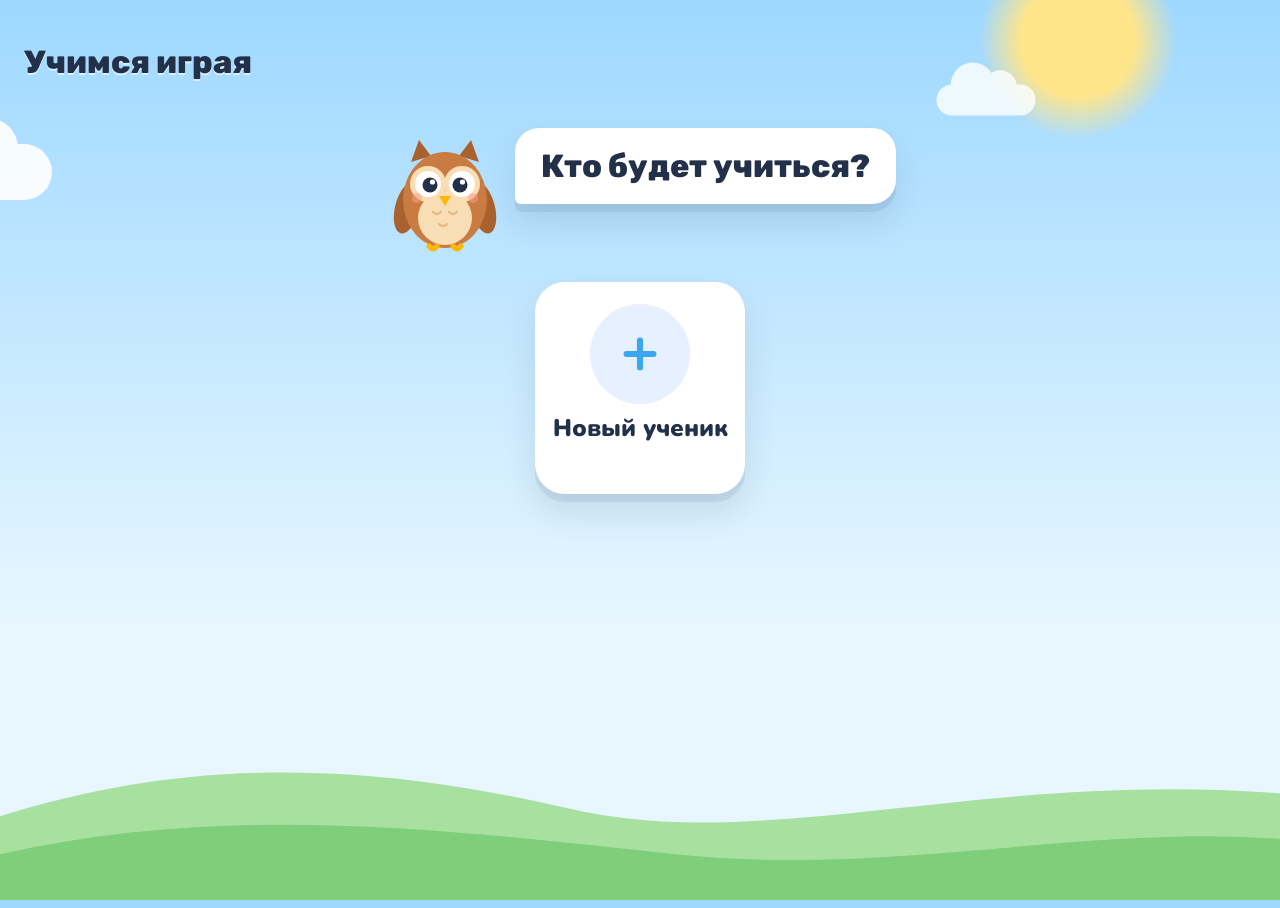
<file: index.html>
<!DOCTYPE html>
<html lang="ru">
<head>
  <meta charset="utf-8">
  <meta name="viewport" content="width=device-width, initial-scale=1, viewport-fit=cover, user-scalable=no">
  <title>Учимся играя</title>
  <meta name="claude:viewport-fit-sides" content="cover">
  <meta name="description" content="Азбука и счёт для малышей: буквы, письмо пальчиком и игры">
  <meta name="theme-color" content="#BEE6FF">
  <meta name="apple-mobile-web-app-capable" content="yes">
  <meta name="mobile-web-app-capable" content="yes">
  <meta name="apple-mobile-web-app-title" content="Учимся">
  <meta name="apple-mobile-web-app-status-bar-style" content="default">
  <link rel="manifest" href="manifest.webmanifest">
  <link rel="icon" href="icons/icon.svg" type="image/svg+xml">
  <link rel="apple-touch-icon" href="icons/icon-192.png">
  <link rel="preconnect" href="https://fonts.googleapis.com">
  <link rel="preconnect" href="https://fonts.gstatic.com" crossorigin>
  <link rel="stylesheet" href="https://fonts.googleapis.com/css2?family=Nunito:wght@700;800;900&family=Rubik:wght@600;800&display=swap">
  <link rel="stylesheet" href="styles.css">
</head>
<body>
  <div class="sky" aria-hidden="true">
    <span class="sun"></span>
    <span class="cloud c1"></span><span class="cloud c2"></span><span class="cloud c3"></span>
    <svg class="hills" viewBox="0 0 1440 260" preserveAspectRatio="none">
      <path d="M0 150 C220 70 420 80 640 140 C860 200 1100 90 1440 120 L1440 260 L0 260 Z" fill="#A8E0A0"/>
      <path d="M0 200 C260 130 520 170 760 200 C1000 230 1220 160 1440 180 L1440 260 L0 260 Z" fill="#7FCF7A"/>
    </svg>
  </div>
  <div id="app">
    <header class="bar">
      <button class="round-btn" id="back" aria-label="Назад" hidden></button>
      <h2 id="title">Учимся играя</h2>
      <div class="prog" id="prog" hidden><i></i></div>
      <button class="who" id="who" aria-label="Для родителей" hidden></button>
      <div class="stars" id="stars" aria-label="Звёздочки" hidden><span class="star">★</span><span id="stars-num">0</span></div>
    </header>
    <main id="view"></main>
  </div>
  <canvas id="confetti" aria-hidden="true"></canvas>
  <script src="js/data.js"></script>
  <script src="js/voice.js"></script>
  <script src="js/app.js"></script>
</body>
</html>
</file>
<file: styles.css>
/* Концепция: «солнечная полянка». Небо, облака и холмы на фоне, буквы — глянцевые магниты,
   совёнок-помощник подсказывает, уроки идут тропинкой по карте.
   Одна светлая тема намеренно: детское приложение, яркое в любой системе. */
:root {
  --sky-top: #9ED8FF;
  --sky-bottom: #E8F7FF;
  --paper: #FFFFFF;
  --ink: #22304A;
  --ink-soft: #5D6C86;
  --line: #D9E3F0;
  --gold: #FFB800;
  --good: #2FB463;
  --bad: #F2544B;
  --font-display: 'Rubik', 'Nunito', system-ui, sans-serif;
  --font-body: 'Nunito', system-ui, -apple-system, 'Segoe UI', sans-serif;
  --radius: 30px;
  --shadow: 0 8px 0 rgba(34, 48, 74, .08), 0 18px 34px rgba(34, 48, 74, .12);
  color-scheme: light;
}

html, body { height: 100%; }
[hidden] { display: none !important; }
body {
  background: linear-gradient(var(--sky-top), var(--sky-bottom) 70%);
  color: var(--ink);
  font-family: var(--font-body);
  font-size: 18px;
  overflow: hidden;
  touch-action: manipulation;
  -webkit-user-select: none;
  user-select: none;
  -webkit-tap-highlight-color: transparent;
}
button { font: inherit; color: inherit; border: 0; background: none; cursor: pointer; padding: 0; }
button:disabled { opacity: .35; cursor: default; }
button:focus-visible, input:focus-visible { outline: 4px solid #3AA7F0; outline-offset: 4px; }

/* ---------- фон: небо ---------- */
.sky { position: fixed; inset: 0; z-index: 0; pointer-events: none; overflow: hidden; }
.sun { position: absolute; top: -60px; right: 8%; width: 200px; height: 200px; border-radius: 50%; background: radial-gradient(#FFE58A 40%, rgba(255, 229, 138, 0) 70%); }
.cloud { position: absolute; width: 180px; height: 56px; background: #fff; border-radius: 999px; opacity: .9; animation: drift 60s linear infinite; }
.cloud::before, .cloud::after { content: ""; position: absolute; background: #fff; border-radius: 50%; }
.cloud::before { width: 80px; height: 80px; left: 26px; top: -40px; }
.cloud::after { width: 60px; height: 60px; left: 86px; top: -26px; }
.c1 { top: 16%; left: -10%; }
.c2 { top: 36%; left: 40%; transform: scale(.7); animation-duration: 80s; animation-delay: -30s; opacity: .7; }
.c3 { top: 8%; left: 70%; transform: scale(.55); animation-duration: 95s; animation-delay: -60s; opacity: .8; }
@keyframes drift { from { translate: -20vw 0; } to { translate: 120vw 0; } }
.hills { position: absolute; left: 0; bottom: 0; width: 100%; height: 22vh; min-height: 120px; }

#app {
  position: relative; z-index: 1;
  height: 100%;
  display: flex; flex-direction: column;
  padding-left: max(16px, env(safe-area-inset-left, 0px));
  padding-right: max(16px, env(safe-area-inset-right, 0px));
  max-width: 1240px; margin: 0 auto;
}

/* ---------- верхняя панель ---------- */
.bar { display: flex; align-items: center; gap: 12px; padding-block: 14px 8px; min-height: 80px; }
.bar h2 { font-family: var(--font-display); font-weight: 800; font-size: clamp(22px, 3.2vw, 32px); margin: 0; flex: 1; min-width: 0; text-wrap: balance; text-shadow: 0 2px 0 rgba(255, 255, 255, .6); }
.round-btn {
  width: 58px; height: 58px; flex: none; border-radius: 50%;
  background: var(--paper); display: grid; place-items: center;
  box-shadow: 0 5px 0 var(--line), 0 8px 16px rgba(34, 48, 74, .12);
  transition: transform .12s;
}
.round-btn:active { transform: translateY(3px); box-shadow: 0 2px 0 var(--line); }
.round-btn svg { width: 28px; height: 28px; }
.prog { flex: 1; height: 22px; background: rgba(255, 255, 255, .7); border-radius: 999px; overflow: hidden; box-shadow: inset 0 2px 0 rgba(34, 48, 74, .08); }
.prog i { display: block; height: 100%; width: 0; border-radius: 999px; transition: width .4s cubic-bezier(.3, 1.4, .6, 1); box-shadow: inset 0 -4px 0 rgba(0, 0, 0, .12), inset 0 4px 0 rgba(255, 255, 255, .35); }
.who { display: flex; align-items: center; gap: 8px; padding: 6px 16px 6px 6px; background: var(--paper); border-radius: 999px; box-shadow: 0 4px 0 var(--line); font-weight: 900; max-width: 34vw; }
.who .ava { width: 44px; height: 44px; border-radius: 50%; background: #FFF1D6; display: grid; place-items: center; font-size: 28px; flex: none; }
.who-name { overflow: hidden; text-overflow: ellipsis; white-space: nowrap; }
.stars { display: flex; align-items: center; gap: 6px; padding: 10px 16px 10px 12px; background: var(--paper); border-radius: 999px; font-weight: 900; font-size: 22px; box-shadow: 0 4px 0 var(--line); font-variant-numeric: tabular-nums; }
.stars .star { color: var(--gold); font-size: 26px; line-height: 1; }
.stars.bump { animation: bump .5s; }
@keyframes bump { 30% { transform: scale(1.25); } }

main#view { flex: 1; min-height: 0; overflow-y: auto; overflow-x: hidden; padding-bottom: 24px; -webkit-overflow-scrolling: touch; }

/* ---------- магнит ---------- */
.mag {
  --c: #F2544B;
  position: relative; display: inline-grid; place-items: center;
  background: var(--c); color: #fff;
  font-family: var(--font-body); font-weight: 900; line-height: 1;
  border-radius: 24%;
  box-shadow: 0 7px 0 color-mix(in srgb, var(--c) 68%, #000), 0 12px 20px rgba(34, 48, 74, .2);
  text-shadow: 0 3px 0 rgba(0, 0, 0, .14);
}
.mag::after { content: ""; position: absolute; left: 12%; right: 12%; top: 7%; height: 26%; border-radius: 999px; background: linear-gradient(rgba(255, 255, 255, .5), rgba(255, 255, 255, 0)); pointer-events: none; }
button.mag { transition: transform .1s, box-shadow .1s, opacity .2s; }
button.mag:active { transform: translateY(5px); box-shadow: 0 2px 0 color-mix(in srgb, var(--c) 68%, #000), 0 4px 8px rgba(34, 48, 74, .18); }
.mag.wrong { animation: shake .4s; opacity: .3; pointer-events: none; }
.mag.right { animation: bump .5s; }
.mag.used { opacity: .25; pointer-events: none; }
@keyframes shake { 20%, 60% { transform: translateX(-10px); } 40%, 80% { transform: translateX(10px); } }

/* ---------- кнопки ---------- */
.pill-btn {
  display: inline-flex; align-items: center; justify-content: center; gap: 10px;
  padding: 14px 24px; border-radius: 999px; font-weight: 900; font-size: 20px;
  background: var(--c, #6366F1); color: #fff;
  box-shadow: 0 6px 0 color-mix(in srgb, var(--c, #6366F1) 65%, #000), 0 10px 18px rgba(34, 48, 74, .14);
  transition: transform .1s, box-shadow .1s;
}
.pill-btn:active { transform: translateY(4px); box-shadow: 0 2px 0 color-mix(in srgb, var(--c, #6366F1) 65%, #000); }
.pill-btn.big { padding: 18px 32px; font-size: 24px; }
.pill-btn.ghost { background: var(--paper); color: var(--ink); box-shadow: 0 6px 0 var(--line), 0 10px 18px rgba(34, 48, 74, .1); }
.pill-btn svg { width: 26px; height: 26px; flex: none; }
.pill-btn:disabled { filter: grayscale(.6); }

/* ---------- совёнок ---------- */
.helper { display: flex; align-items: flex-end; gap: 10px; }
.owl { width: 82px; height: 86px; flex: none; animation: hop 3.2s ease-in-out infinite; transform-origin: 50% 100%; }
.owl .eyes { animation: blink 4.5s infinite; transform-origin: 60px 52px; }
@keyframes hop { 0%, 80%, 100% { transform: translateY(0); } 88% { transform: translateY(-8px) rotate(-3deg); } }
@keyframes blink { 0%, 94%, 100% { transform: scaleY(1); } 97% { transform: scaleY(.1); } }
.bubble {
  position: relative; background: var(--paper); padding: 14px 20px; border-radius: 24px 24px 24px 6px;
  font-weight: 800; font-size: clamp(19px, 2.4vw, 24px); line-height: 1.25; box-shadow: var(--shadow); margin-bottom: 30px; text-wrap: balance;
}
.helper.big .owl { width: 120px; height: 124px; }
.helper.big .bubble { font-size: clamp(22px, 3.2vw, 32px); font-family: var(--font-display); padding: 18px 26px; margin-bottom: 52px; }

/* ---------- профили ---------- */
.profiles, .new-kid { display: flex; flex-direction: column; gap: 26px; padding-top: 2vh; align-items: center; }
.kid-grid { display: grid; grid-template-columns: repeat(auto-fit, minmax(170px, 210px)); justify-content: center; gap: 22px; width: 100%; max-width: 900px; }
.kid { background: var(--paper); border-radius: var(--radius); padding: 22px 12px 18px; display: flex; flex-direction: column; align-items: center; gap: 8px; box-shadow: var(--shadow); transition: transform .12s; }
.kid:active { transform: translateY(4px); }
.kid-ava { width: 100px; height: 100px; border-radius: 50%; background: #FFF1D6; display: grid; place-items: center; font-size: 62px; }
.kid b { font-size: 24px; font-weight: 900; max-width: 100%; overflow: hidden; text-overflow: ellipsis; }
.kid small { color: var(--gold); font-weight: 900; font-size: 18px; }
.kid.add .kid-ava { background: #E6F0FF; color: #3AA7F0; }
.kid.add .kid-ava svg { width: 46px; height: 46px; }
.panel { background: var(--paper); border-radius: var(--radius); padding: 26px; box-shadow: var(--shadow); width: 100%; max-width: 640px; display: flex; flex-direction: column; gap: 16px; }
.panel label, .panel .label { font-family: var(--font-display); font-weight: 800; font-size: 24px; }
#kid-name { font: 900 30px var(--font-body); color: var(--ink); padding: 14px 20px; border: 3px solid var(--line); border-radius: 20px; width: 100%; box-sizing: border-box; -webkit-user-select: text; user-select: text; }
#kid-name:focus { border-color: #3AA7F0; outline: none; }
.ava-grid { display: grid; grid-template-columns: repeat(5, 1fr); gap: 12px; }
.ava-pick { aspect-ratio: 1; border-radius: 50%; background: #F3F6FA; font-size: clamp(34px, 6vw, 48px); display: grid; place-items: center; }
.ava-pick[aria-pressed="true"] { background: #FFF1D6; outline: 4px solid var(--gold); }
.note { color: var(--ink-soft); font-weight: 700; font-size: 16px; margin: 0; text-align: center; }

/* ---------- карта ---------- */
.map { display: flex; flex-direction: column; gap: 28px; padding-bottom: 18vh; }
.hero { display: flex; flex-wrap: wrap; align-items: flex-end; justify-content: space-between; gap: 18px; }
.hero-actions { display: flex; flex-wrap: wrap; gap: 14px; margin-bottom: 30px; }
.stage { background: rgba(255, 255, 255, .55); border-radius: 36px; padding: 18px 18px 26px; backdrop-filter: blur(6px); -webkit-backdrop-filter: blur(6px); }
.stage-head { display: flex; align-items: center; justify-content: space-between; gap: 12px; flex-wrap: wrap; }
.stage-head h3 { margin: 0; font-family: var(--font-display); font-size: clamp(26px, 3.6vw, 36px); color: var(--c); text-shadow: 0 2px 0 #fff; }
.stage-count { display: inline-flex; align-items: center; gap: 6px; background: var(--paper); padding: 6px 14px; border-radius: 999px; font-weight: 900; color: var(--ink-soft); }
.stage-count svg { width: 18px; height: 18px; }
.stage.locked { filter: saturate(.35); }
.path { position: relative; display: flex; flex-direction: column; align-items: center; gap: 30px; padding: 26px 0 6px; }
.trail { position: absolute; inset: 0; width: 100%; height: 100%; overflow: visible; pointer-events: none; }
.trail-bg { fill: none; stroke: rgba(255, 255, 255, .9); stroke-width: 26; stroke-linecap: round; }
.trail-dash { fill: none; stroke: color-mix(in srgb, var(--c) 45%, #fff); stroke-width: 6; stroke-dasharray: 2 16; stroke-linecap: round; }
.node-wrap { position: relative; display: flex; flex-direction: column; align-items: center; gap: 6px; transform: translateX(calc(var(--x) * 1vw)); }
.node {
  position: relative; width: 104px; height: 104px; border-radius: 50%;
  background: var(--c); color: #fff; display: grid; place-items: center;
  box-shadow: 0 8px 0 color-mix(in srgb, var(--c) 65%, #000), 0 14px 22px rgba(34, 48, 74, .2);
  transition: transform .1s;
}
.node::after { content: ""; position: absolute; left: 18%; right: 18%; top: 8%; height: 26%; border-radius: 999px; background: linear-gradient(rgba(255, 255, 255, .5), rgba(255, 255, 255, 0)); }
.node:active { transform: translateY(5px); }
.nlabel { font-weight: 900; font-size: 24px; letter-spacing: .02em; text-shadow: 0 2px 0 rgba(0, 0, 0, .15); padding: 0 8px; line-height: 1; }
.node.math .nlabel { font-size: 22px; }
.node.done { background: color-mix(in srgb, var(--c) 85%, #fff); }
.node.off { background: #D3DBE6; color: #8D9AB0; box-shadow: 0 8px 0 #B5C0CF; }
.node.off svg { width: 34px; height: 34px; }
.node.cur { animation: pulse 1.6s ease-in-out infinite; }
@keyframes pulse { 0%, 100% { box-shadow: 0 8px 0 color-mix(in srgb, var(--c) 65%, #000), 0 0 0 0 color-mix(in srgb, var(--c) 50%, transparent); } 50% { box-shadow: 0 8px 0 color-mix(in srgb, var(--c) 65%, #000), 0 0 0 18px color-mix(in srgb, var(--c) 0%, transparent); } }
.node.wiggle { animation: shake .4s; }
.nstars { height: 22px; color: var(--gold); font-size: 20px; letter-spacing: 2px; text-shadow: 0 2px 0 #fff; }
.nstars .off { color: rgba(34, 48, 74, .18); }
.here { position: absolute; right: 100%; top: -6px; margin-right: 6px; }
.here .owl { width: 70px; height: 74px; }

/* ---------- шаг урока ---------- */
.step { display: flex; flex-direction: column; align-items: center; gap: 26px; min-height: 100%; }
.step > .speaker, .step > .q { margin-top: 2vh; }
.step > .helper { align-self: flex-start; }
.card { display: flex; flex-direction: column; gap: 22px; min-height: 100%; }
.card-main { width: 100%; flex: 1; display: grid; grid-template-columns: minmax(0, 1fr) minmax(0, 1fr); gap: 24px; align-items: stretch; }
.big-mag { width: 100%; max-width: 400px; aspect-ratio: 1; justify-self: center; align-self: center; font-size: clamp(90px, 14vw, 180px); }
.big-mag .pair { display: flex; align-items: baseline; }
.big-mag small { font-size: .7em; }
.pic { background: var(--paper); border-radius: var(--radius); padding: 24px; display: flex; flex-direction: column; align-items: center; justify-content: center; gap: 10px; box-shadow: var(--shadow); }
.emoji { font-size: clamp(100px, 16vw, 190px); line-height: 1.1; animation: pop .45s cubic-bezier(.3, 1.6, .6, 1); }
@keyframes pop { from { transform: scale(.4); opacity: .2; } }
.word { font-weight: 900; font-size: clamp(38px, 6vw, 68px); letter-spacing: .02em; text-align: center; overflow-wrap: anywhere; }
.word mark { background: none; color: var(--c); }
.card-nav { display: flex; flex-wrap: wrap; justify-content: center; gap: 14px; }
.card-nav .round-btn { width: 72px; height: 72px; }
.speaker { width: 130px; height: 130px; border-radius: 50%; background: #3AA7F0; color: #fff; display: grid; place-items: center; box-shadow: 0 8px 0 #2479B3, 0 14px 24px rgba(34, 48, 74, .2); animation: pulse-s 2s infinite; }
.speaker svg { width: 64px; height: 64px; }
.speaker:active { transform: translateY(5px); }
@keyframes pulse-s { 50% { transform: scale(1.06); } }
.options { display: grid; grid-template-columns: repeat(4, minmax(0, 150px)); gap: 22px; justify-content: center; width: 100%; }
.options .mag { width: 100%; aspect-ratio: 1; font-size: clamp(48px, 7vw, 76px); }
.options.syl { grid-template-columns: repeat(3, minmax(0, 190px)); }
.options .mag.wide { aspect-ratio: 1.4; font-size: clamp(42px, 6vw, 64px); border-radius: 28px; }
.q { background: var(--paper); border-radius: var(--radius); box-shadow: var(--shadow); padding: 20px 40px 26px; display: flex; flex-direction: column; align-items: center; gap: 6px; max-width: 100%; }
.q .emoji { font-size: clamp(90px, 14vw, 160px); }
.q .word { display: flex; align-items: center; gap: 4px; }
.hole { display: inline-grid; place-items: center; min-width: 1.05em; height: 1.15em; border-radius: 16px; border: 4px dashed #B9C4D6; color: #B9C4D6; }
.hole.filled { border-style: solid; border-color: var(--good); color: var(--good); }
.slots { display: flex; align-items: center; gap: 10px; }
.slot { min-width: 2.2em; height: 1.4em; display: inline-grid; place-items: center; border-radius: 18px; border: 4px dashed #B9C4D6; font-weight: 900; font-size: clamp(40px, 6vw, 60px); padding: 0 10px; }
.slot.filled { border-style: solid; border-color: var(--good); color: var(--good); animation: bump .4s; }
.dash { font-size: 40px; font-weight: 900; color: #B9C4D6; }
.dots { display: flex; gap: 8px; flex-wrap: wrap; justify-content: center; }
.dots i { width: 16px; height: 16px; border-radius: 50%; background: #fff; box-shadow: inset 0 0 0 3px var(--line); }
.dots i.ok { background: var(--good); box-shadow: none; }
.dots i.miss { background: var(--gold); box-shadow: none; }
.dots i.now { box-shadow: inset 0 0 0 4px var(--ink); }

/* слияние букв */
.merge { position: relative; width: min(100%, 640px); height: 260px; display: flex; align-items: flex-end; justify-content: space-between; padding: 0 10px 20px; }
.merge .mag { width: 150px; height: 150px; font-size: 96px; z-index: 1; transition: transform .8s cubic-bezier(.5, -0.2, .4, 1.3), opacity .3s; }
.merge .hill { position: absolute; left: 150px; right: 150px; bottom: 90px; height: 70px; width: calc(100% - 300px); }
.merge.joined .m1, .merge.joined .m2 { opacity: 0; }
.syl-done { position: absolute; left: 50%; bottom: 20px; transform: translateX(-50%) scale(.3); opacity: 0; background: var(--paper); border-radius: 36px; padding: 14px 34px; font-weight: 900; font-size: 120px; line-height: 1; box-shadow: var(--shadow); transition: transform .45s cubic-bezier(.3, 1.6, .6, 1), opacity .2s; }
.merge.joined .syl-done { transform: translateX(-50%) scale(1); opacity: 1; }
.merge.joined .hill { opacity: 0; }

/* письмо */
.trace-wrap { width: 100%; flex: 1; display: grid; grid-template-columns: minmax(0, 1fr) 220px; gap: 22px; min-height: 440px; }
.paper { position: relative; background: var(--paper); border-radius: var(--radius); overflow: hidden; box-shadow: var(--shadow); min-height: 0; }
.paper canvas { position: absolute; inset: 0; width: 100%; height: 100%; touch-action: none; }
.trace-tools { display: flex; flex-direction: column; gap: 14px; justify-content: flex-end; }
.write-msg { font-weight: 800; font-size: 20px; text-align: center; color: var(--ink-soft); min-height: 2.4em; display: grid; place-items: center; text-wrap: balance; }
.write-msg.good { color: var(--good); }
.big-stars { display: block; font-size: 64px; color: var(--gold); letter-spacing: 6px; text-shadow: 0 3px 0 #fff; }
.write-msg .big-stars { font-size: 38px; }
.big-stars .off { color: rgba(34, 48, 74, .15); }
.seg { display: grid; grid-template-columns: 1fr 1fr; background: var(--paper); border-radius: 999px; padding: 5px; box-shadow: 0 4px 0 var(--line); }
.seg button { border-radius: 999px; padding: 10px; font-weight: 900; font-size: 24px; }
.seg button[aria-pressed="true"] { background: var(--ink); color: #fff; }
.crayons { display: flex; justify-content: space-between; gap: 8px; }
.crayon { width: 44px; height: 44px; border-radius: 50%; background: var(--c); box-shadow: 0 4px 0 color-mix(in srgb, var(--c) 65%, #000); }
.crayon[aria-pressed="true"] { outline: 4px solid var(--ink); outline-offset: 3px; }

/* счёт */
.num-learn { display: flex; align-items: center; justify-content: center; gap: 30px; flex-wrap: wrap; width: 100%; }
.big-num { width: 190px; height: 190px; font-size: 130px; }
.things { display: grid; grid-template-columns: repeat(var(--cols, 5), 92px); gap: 14px; background: var(--paper); border-radius: var(--radius); padding: 20px; box-shadow: var(--shadow); justify-content: center; }
.thing { position: relative; width: 92px; height: 92px; display: grid; place-items: center; font-size: 62px; border-radius: 22px; transition: transform .15s; }
.thing i { position: absolute; top: -6px; right: -6px; min-width: 34px; height: 34px; border-radius: 999px; background: var(--good); color: #fff; font: 900 20px var(--font-body); display: none; place-items: center; }
.thing.counted { background: #E8F8EE; transform: scale(1.05); }
.thing.counted i { display: grid; }
.things.show .thing { animation: pop .4s cubic-bezier(.3, 1.6, .6, 1) both; }

/* результат */
.result { display: flex; flex-direction: column; align-items: center; gap: 22px; padding-top: 4vh; text-align: center; }

/* все буквы */
.abc-top { display: flex; flex-wrap: wrap; gap: 14px; align-items: center; justify-content: space-between; margin-bottom: 22px; }
.abc-top p { margin: 0; color: var(--ink); font-weight: 800; background: rgba(255, 255, 255, .7); padding: 8px 16px; border-radius: 999px; }
.grid { display: grid; grid-template-columns: repeat(auto-fill, minmax(92px, 1fr)); gap: 22px 18px; padding: 4px 2px 12px; }
.tile { aspect-ratio: 1; width: 100%; font-size: clamp(40px, 6vw, 58px); }
.tile .st { position: absolute; bottom: -12px; left: 50%; transform: translateX(-50%); font-size: 15px; color: var(--gold); text-shadow: 0 1px 0 #fff, 0 -1px 0 #fff, 1px 0 0 #fff, -1px 0 0 #fff; z-index: 1; white-space: nowrap; }

/* родителям */
.parents { display: flex; flex-direction: column; align-items: center; gap: 20px; padding-top: 10px; }
.kid-line { display: flex; align-items: center; gap: 16px; }
.kid-line .kid-ava { width: 72px; height: 72px; font-size: 44px; }
.kid-line b { font-size: 26px; display: block; }
.kid-line small { color: var(--ink-soft); font-weight: 700; font-size: 16px; }
.meter-row { display: grid; grid-template-columns: 170px 1fr; align-items: center; gap: 12px; font-weight: 800; }
.meter { height: 14px; background: #EEF2F7; border-radius: 999px; overflow: hidden; }
.meter i { display: block; height: 100%; border-radius: 999px; }
.panel.list { padding: 10px; gap: 4px; }
.row-btn { display: flex; justify-content: space-between; align-items: center; text-align: left; padding: 16px 18px; border-radius: 18px; font-weight: 800; font-size: 19px; cursor: pointer; }
.row-btn:active { background: #F3F6FA; }
.row-btn.danger { color: var(--bad); }
.toggle input { width: 28px; height: 28px; accent-color: #3DBE6B; }
.confirm { display: flex; flex-wrap: wrap; align-items: center; gap: 12px; padding: 8px 18px 14px; font-weight: 800; }

#confetti { position: fixed; inset: 0; width: 100%; height: 100%; pointer-events: none; z-index: 50; }

/* ---------- планшет в портрете и телефоны ---------- */
@media (max-width: 820px) {
  .card-main { grid-template-columns: 1fr; }
  .big-mag { max-width: 260px; }
  .trace-wrap { grid-template-columns: 1fr; grid-template-rows: minmax(340px, 1fr) auto; }
  .trace-tools { flex-direction: row; flex-wrap: wrap; justify-content: center; align-items: center; }
  .trace-tools .write-msg { min-height: 1.4em; flex-basis: 100%; order: -1; }
  .things { grid-template-columns: repeat(var(--cols, 5), 64px); gap: 8px; padding: 14px; }
  .thing { width: 64px; height: 64px; font-size: 44px; }
  .here { display: none; }
}
@media (max-width: 560px) {
  .options { grid-template-columns: repeat(2, minmax(0, 130px)); }
  .options.syl { grid-template-columns: repeat(3, minmax(0, 1fr)); }
  .merge { height: 200px; }
  .merge .mag { width: 100px; height: 100px; font-size: 64px; }
  .merge .hill { left: 100px; width: calc(100% - 200px); }
  .syl-done { font-size: 80px; }
  .owl { width: 64px; height: 68px; }
  .helper.big .owl { width: 84px; height: 88px; }
  .who-name { display: none; }
  .who { padding-right: 6px; }
  .things { grid-template-columns: repeat(var(--cols, 5), 52px); }
  .thing { width: 52px; height: 52px; font-size: 36px; }
  .big-num { width: 130px; height: 130px; font-size: 90px; }
  .meter-row { grid-template-columns: 1fr; gap: 4px; }
}
@media (prefers-reduced-motion: reduce) {
  *, *::before, *::after { animation: none !important; transition: none !important; }
}
</file>
